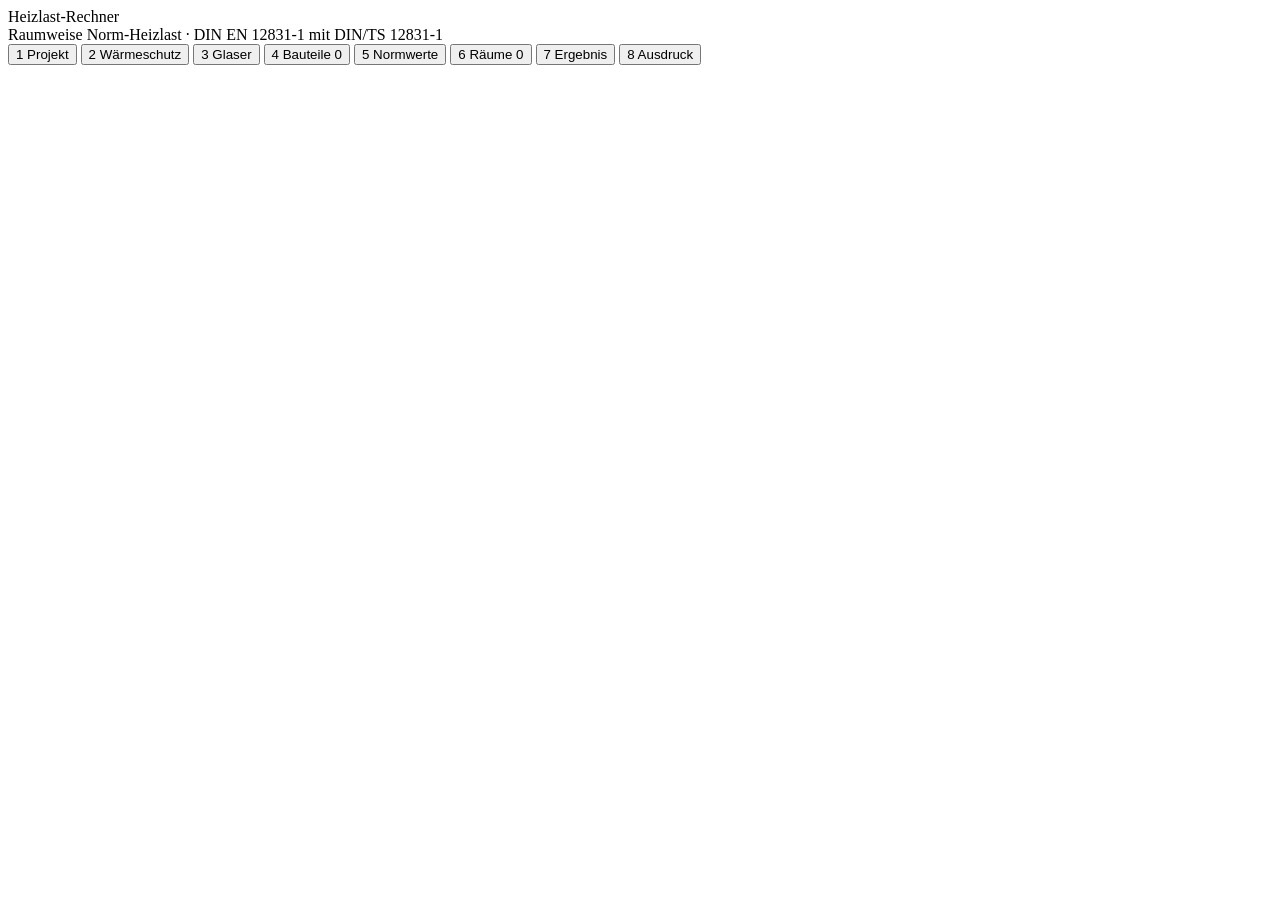
<file: src/index.html>
<!doctype html>
<html lang="de">
<head>
<meta charset="utf-8">
<meta name="viewport" content="width=device-width, initial-scale=1, viewport-fit=cover">
<title>Heizlast-Rechner</title>
<meta name="description" content="Raumweise Norm-Heizlast nach DIN EN 12831-1 mit DIN/TS 12831-1 – Lern- und Vorplanungswerkzeug">
<meta name="theme-color" content="#1F2A36">
<link rel="icon" href="data:image/svg+xml,%3Csvg xmlns='http://www.w3.org/2000/svg' viewBox='0 0 64 64'%3E%3Crect width='64' height='64' rx='12' fill='%231F2A36'/%3E%3Cpath d='M18 46V22m10 24V22m10 24V22m10 24V22' stroke='%23C0392B' stroke-width='6' stroke-linecap='round'/%3E%3Cpath d='M12 50h40' stroke='%23fff' stroke-width='4' stroke-linecap='round'/%3E%3C/svg%3E">
<style>
/*CSS*/
</style>
<style id="druckstil"></style>
</head>
<body>
<header class="topbar">
  <div class="topbar-zeile">
    <div>
      <div id="titel">Heizlast-Rechner</div>
      <div class="topbar-sub">Raumweise Norm-Heizlast · DIN EN 12831-1 mit DIN/TS 12831-1</div>
    </div>
  </div>
  <nav class="tabs" role="tablist" id="tabs">
    <button role="tab" data-tab="projekt" aria-selected="true">1 Projekt</button>
    <button role="tab" data-tab="waerme" aria-selected="false">2 Wärmeschutz</button>
    <button role="tab" data-tab="glaser" aria-selected="false">3 Glaser</button>
    <button role="tab" data-tab="bauteile" aria-selected="false">4 Bauteile <span class="zaehler" id="z-bauteile">0</span></button>
    <button role="tab" data-tab="normwerte" aria-selected="false">5 Normwerte</button>
    <button role="tab" data-tab="raum" aria-selected="false">6 Räume <span class="zaehler" id="z-raeume">0</span></button>
    <button role="tab" data-tab="tabelle" aria-selected="false">7 Ergebnis</button>
    <button role="tab" data-tab="vorzeige" aria-selected="false">8 Ausdruck</button>
  </nav>
</header>
<main>
  <section id="tab-projekt"></section>
  <section id="tab-waerme" hidden></section>
  <section id="tab-glaser" hidden></section>
  <section id="tab-bauteile" hidden></section>
  <section id="tab-normwerte" hidden></section>
  <section id="tab-raum" hidden></section>
  <section id="tab-tabelle" hidden></section>
  <section id="tab-vorzeige" hidden></section>
</main>
<dialog id="dlg"></dialog>
<input type="file" id="datei" accept=".json,application/json" hidden>
<div id="toast" role="status" aria-live="polite"></div>
<script>
/*VENDOR*/
</script>
<script>
/*WS*/
</script>
<script>
/*CALC*/
</script>
<script>
/*APP*/
</script>
</body>
</html>
</file>
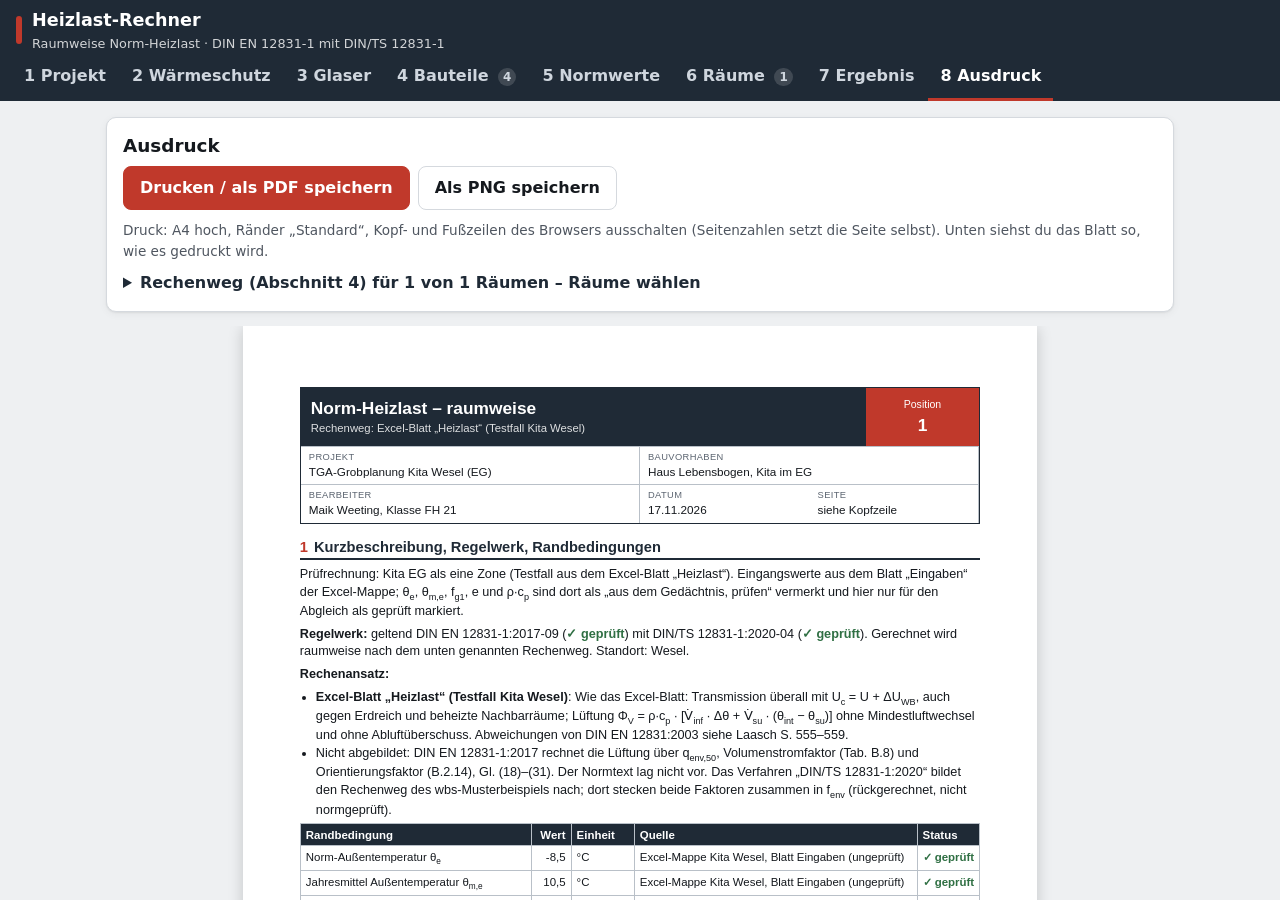
<file: pruefung/drucktest.html>
<!doctype html><meta charset="utf-8"><title>Drucktest</title>
<!-- Lädt ein Prüfprojekt in den Browser-Speicher und öffnet die Vorzeigeseite (nur für die Prüfung).
     ?datei=referenz_laasch_kueche.json  (Standard: testprojekt_kita_eg.json), ?tab=projekt usw. -->
<script>
const q = new URLSearchParams(location.search);
const datei = (q.get('datei') || 'testprojekt_kita_eg.json').replace(/[^\w.-]/g, '');
const tab = (q.get('tab') || 'vorzeige').replace(/\W/g, '');
fetch(datei).then(r => r.text()).then(t => { localStorage.setItem('fh21.heizlast.v1', t); location.replace('../index.html#' + tab); });
</script>
</file>
